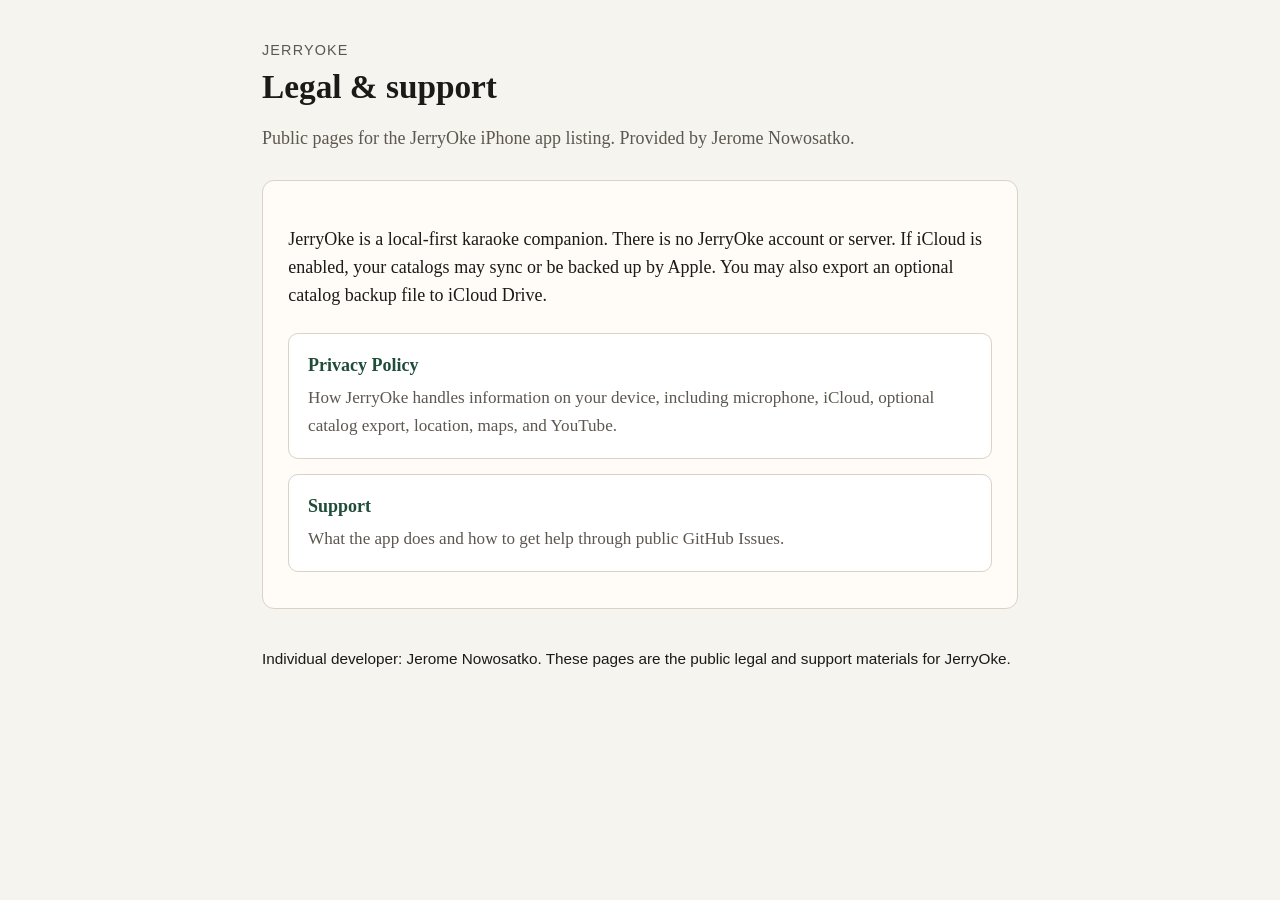
<file: index.html>
<!DOCTYPE html>
<html lang="en">
<head>
  <meta charset="utf-8">
  <meta name="viewport" content="width=device-width, initial-scale=1">
  <title>JerryOke — Legal &amp; Support</title>
  <meta name="description" content="Privacy policy and support pages for JerryOke, a local-first karaoke companion for iPhone.">
  <link rel="stylesheet" href="styles.css">
</head>
<body>
  <header>
    <a class="brand" href="index.html">JerryOke</a>
    <h1>Legal &amp; support</h1>
    <p class="lede">Public pages for the JerryOke iPhone app listing. Provided by Jerome Nowosatko.</p>
  </header>
  <main>
    <p>JerryOke is a local-first karaoke companion. There is no JerryOke account or server. If iCloud is enabled, your catalogs may sync or be backed up by Apple. You may also export an optional catalog backup file to iCloud Drive.</p>
    <div class="cards">
      <a class="card" href="privacy.html">
        <strong>Privacy Policy</strong>
        <span>How JerryOke handles information on your device, including microphone, iCloud, optional catalog export, location, maps, and YouTube.</span>
      </a>
      <a class="card" href="support.html">
        <strong>Support</strong>
        <span>What the app does and how to get help through public GitHub Issues.</span>
      </a>
    </div>
  </main>
  <footer>
    <p>Individual developer: Jerome Nowosatko. These pages are the public legal and support materials for JerryOke.</p>
  </footer>
</body>
</html>
</file>
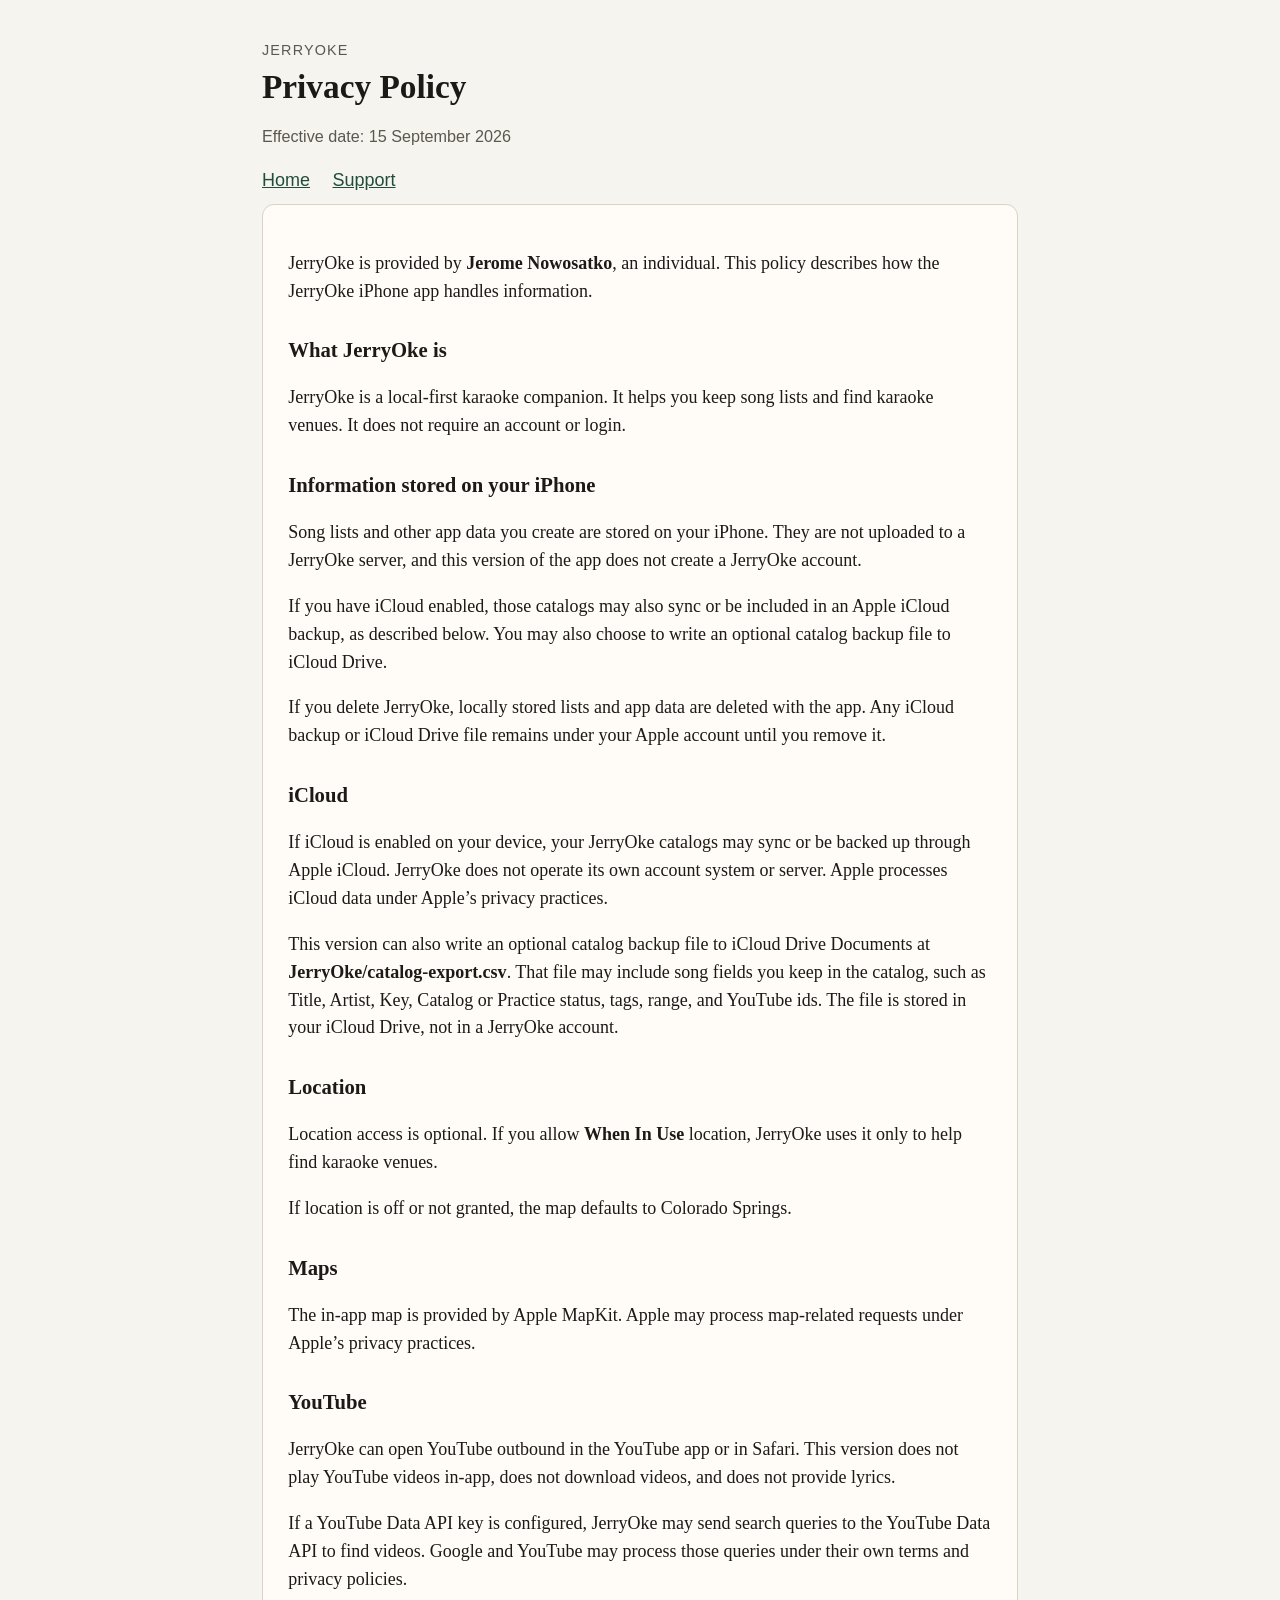
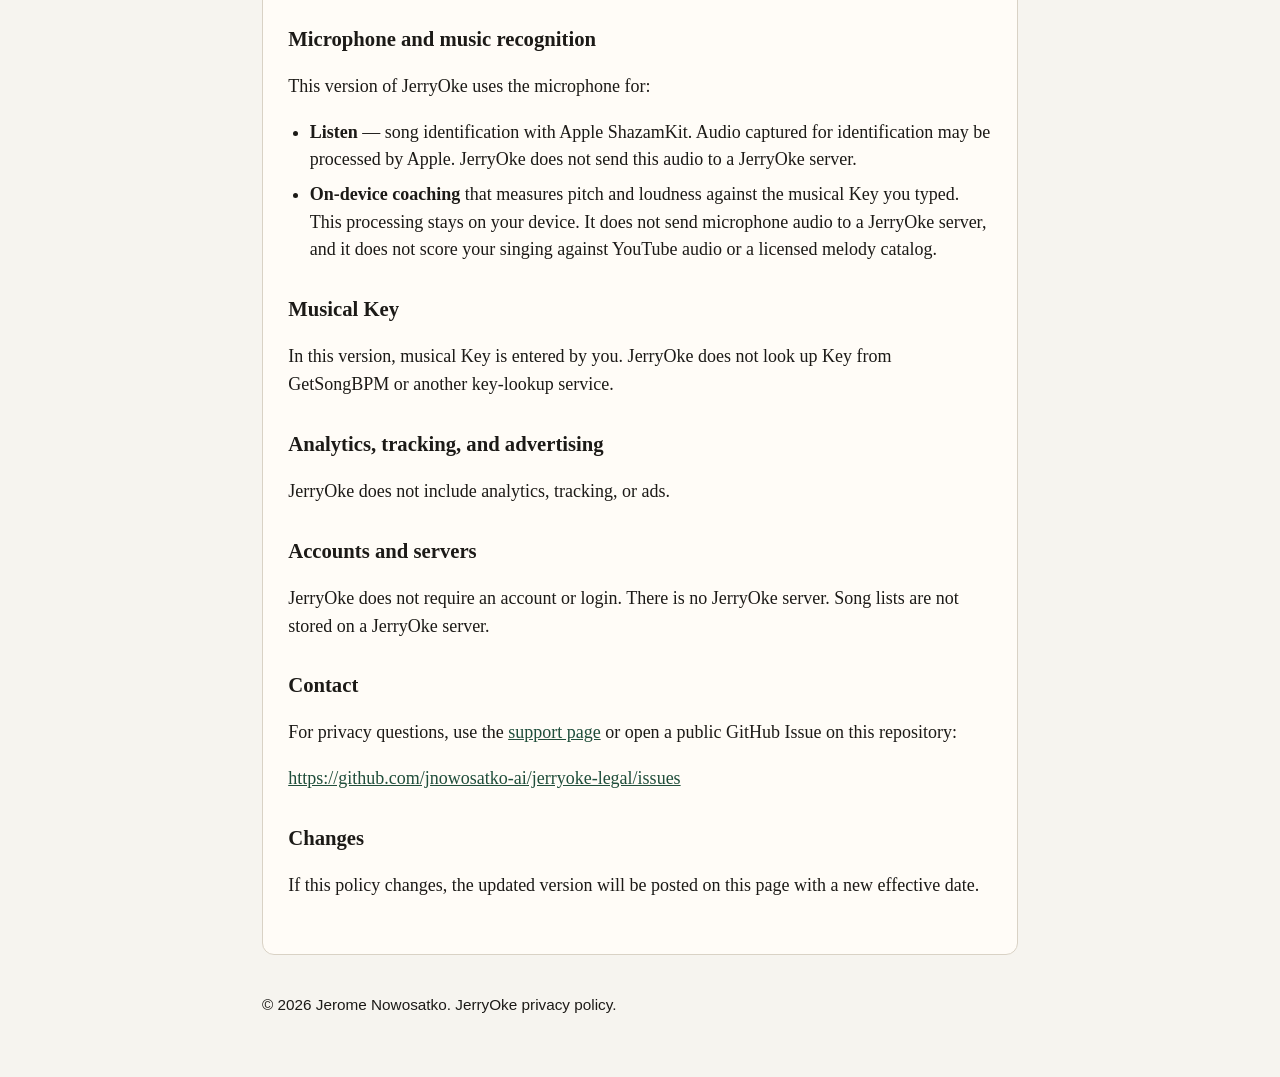
<file: privacy.html>
<!DOCTYPE html>
<html lang="en">
<head>
  <meta charset="utf-8">
  <meta name="viewport" content="width=device-width, initial-scale=1">
  <title>Privacy Policy — JerryOke</title>
  <meta name="description" content="Privacy policy for JerryOke, a local-first karaoke companion by Jerome Nowosatko.">
  <link rel="stylesheet" href="styles.css">
</head>
<body>
  <header>
    <a class="brand" href="index.html">JerryOke</a>
    <h1>Privacy Policy</h1>
    <p class="meta">Effective date: 15 September 2026</p>
    <nav class="site" aria-label="Site">
      <a href="index.html">Home</a>
      <a href="support.html">Support</a>
    </nav>
  </header>
  <main>
    <p>JerryOke is provided by <strong>Jerome Nowosatko</strong>, an individual. This policy describes how the JerryOke iPhone app handles information.</p>

    <h2>What JerryOke is</h2>
    <p>JerryOke is a local-first karaoke companion. It helps you keep song lists and find karaoke venues. It does not require an account or login.</p>

    <h2>Information stored on your iPhone</h2>
    <p>Song lists and other app data you create are stored on your iPhone. They are not uploaded to a JerryOke server, and this version of the app does not create a JerryOke account.</p>
    <p>If you have iCloud enabled, those catalogs may also sync or be included in an Apple iCloud backup, as described below. You may also choose to write an optional catalog backup file to iCloud Drive.</p>
    <p>If you delete JerryOke, locally stored lists and app data are deleted with the app. Any iCloud backup or iCloud Drive file remains under your Apple account until you remove it.</p>

    <h2>iCloud</h2>
    <p>If iCloud is enabled on your device, your JerryOke catalogs may sync or be backed up through Apple iCloud. JerryOke does not operate its own account system or server. Apple processes iCloud data under Apple’s privacy practices.</p>
    <p>This version can also write an optional catalog backup file to iCloud Drive Documents at <strong>JerryOke/catalog-export.csv</strong>. That file may include song fields you keep in the catalog, such as Title, Artist, Key, Catalog or Practice status, tags, range, and YouTube ids. The file is stored in your iCloud Drive, not in a JerryOke account.</p>

    <h2>Location</h2>
    <p>Location access is optional. If you allow <strong>When In Use</strong> location, JerryOke uses it only to help find karaoke venues.</p>
    <p>If location is off or not granted, the map defaults to Colorado Springs.</p>

    <h2>Maps</h2>
    <p>The in-app map is provided by Apple MapKit. Apple may process map-related requests under Apple’s privacy practices.</p>

    <h2>YouTube</h2>
    <p>JerryOke can open YouTube outbound in the YouTube app or in Safari. This version does not play YouTube videos in-app, does not download videos, and does not provide lyrics.</p>
    <p>If a YouTube Data API key is configured, JerryOke may send search queries to the YouTube Data API to find videos. Google and YouTube may process those queries under their own terms and privacy policies.</p>

    <h2>Microphone and music recognition</h2>
    <p>This version of JerryOke uses the microphone for:</p>
    <ul>
      <li><strong>Listen</strong> — song identification with Apple ShazamKit. Audio captured for identification may be processed by Apple. JerryOke does not send this audio to a JerryOke server.</li>
      <li><strong>On-device coaching</strong> that measures pitch and loudness against the musical Key you typed. This processing stays on your device. It does not send microphone audio to a JerryOke server, and it does not score your singing against YouTube audio or a licensed melody catalog.</li>
    </ul>

    <h2>Musical Key</h2>
    <p>In this version, musical Key is entered by you. JerryOke does not look up Key from GetSongBPM or another key-lookup service.</p>

    <h2>Analytics, tracking, and advertising</h2>
    <p>JerryOke does not include analytics, tracking, or ads.</p>

    <h2>Accounts and servers</h2>
    <p>JerryOke does not require an account or login. There is no JerryOke server. Song lists are not stored on a JerryOke server.</p>

    <h2>Contact</h2>
    <p>For privacy questions, use the <a href="support.html">support page</a> or open a public GitHub Issue on this repository:</p>
    <p><a href="https://github.com/jnowosatko-ai/jerryoke-legal/issues">https://github.com/jnowosatko-ai/jerryoke-legal/issues</a></p>

    <h2>Changes</h2>
    <p>If this policy changes, the updated version will be posted on this page with a new effective date.</p>
  </main>
  <footer>
    <p>© 2026 Jerome Nowosatko. JerryOke privacy policy.</p>
  </footer>
</body>
</html>
</file>
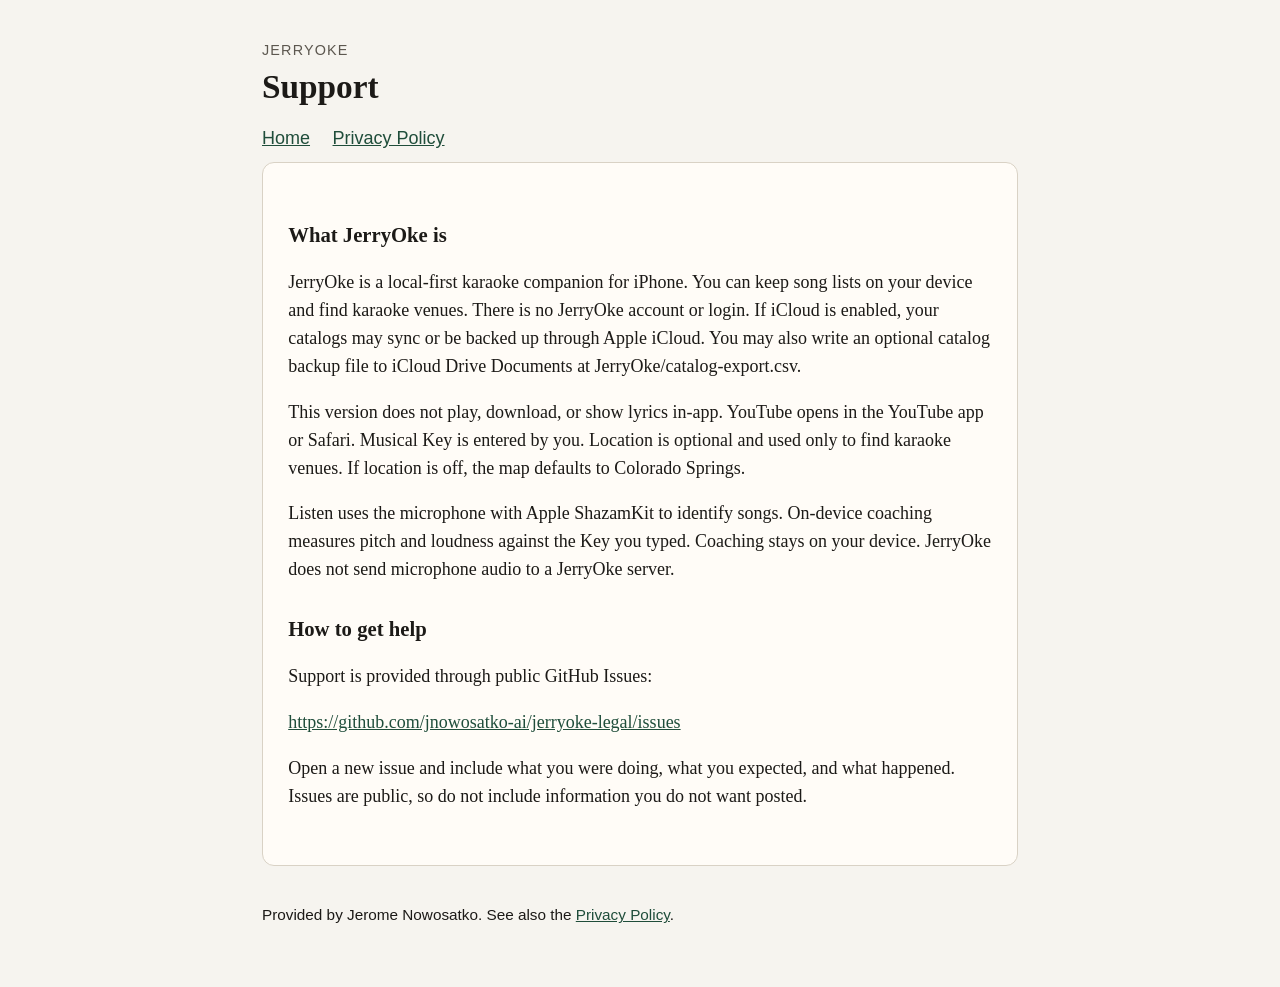
<file: support.html>
<!DOCTYPE html>
<html lang="en">
<head>
  <meta charset="utf-8">
  <meta name="viewport" content="width=device-width, initial-scale=1">
  <title>Support — JerryOke</title>
  <meta name="description" content="Support for JerryOke, a local-first karaoke companion for iPhone.">
  <link rel="stylesheet" href="styles.css">
</head>
<body>
  <header>
    <a class="brand" href="index.html">JerryOke</a>
    <h1>Support</h1>
    <nav class="site" aria-label="Site">
      <a href="index.html">Home</a>
      <a href="privacy.html">Privacy Policy</a>
    </nav>
  </header>
  <main>
    <h2>What JerryOke is</h2>
    <p>JerryOke is a local-first karaoke companion for iPhone. You can keep song lists on your device and find karaoke venues. There is no JerryOke account or login. If iCloud is enabled, your catalogs may sync or be backed up through Apple iCloud. You may also write an optional catalog backup file to iCloud Drive Documents at JerryOke/catalog-export.csv.</p>
    <p>This version does not play, download, or show lyrics in-app. YouTube opens in the YouTube app or Safari. Musical Key is entered by you. Location is optional and used only to find karaoke venues. If location is off, the map defaults to Colorado Springs.</p>
    <p>Listen uses the microphone with Apple ShazamKit to identify songs. On-device coaching measures pitch and loudness against the Key you typed. Coaching stays on your device. JerryOke does not send microphone audio to a JerryOke server.</p>

    <h2>How to get help</h2>
    <p>Support is provided through public GitHub Issues:</p>
    <p><a href="https://github.com/jnowosatko-ai/jerryoke-legal/issues">https://github.com/jnowosatko-ai/jerryoke-legal/issues</a></p>
    <p>Open a new issue and include what you were doing, what you expected, and what happened. Issues are public, so do not include information you do not want posted.</p>
  </main>
  <footer>
    <p>Provided by Jerome Nowosatko. See also the <a href="privacy.html">Privacy Policy</a>.</p>
  </footer>
</body>
</html>
</file>
<file: styles.css>
:root {
  --bg: #f6f4ef;
  --paper: #fffcf7;
  --ink: #1c1a17;
  --muted: #5c574f;
  --line: #d9d2c5;
  --accent: #1f4d3a;
  --accent-hover: #163828;
  --focus: #0b6e4f;
}

* {
  box-sizing: border-box;
}

html {
  font-size: 112.5%;
}

body {
  margin: 0;
  color: var(--ink);
  background: var(--bg);
  font-family: "Iowan Old Style", "Palatino Linotype", Palatino, "Times New Roman", serif;
  line-height: 1.55;
}

header,
main,
footer {
  width: min(42rem, calc(100% - 2rem));
  margin-left: auto;
  margin-right: auto;
}

header {
  padding: 2rem 0 0.5rem;
}

main {
  background: var(--paper);
  border: 1px solid var(--line);
  border-radius: 12px;
  padding: 1.5rem 1.4rem 2rem;
}

footer {
  padding: 1.25rem 0 2.5rem;
  color: var(--muted);
  font-size: 0.85rem;
  font-family: -apple-system, BlinkMacSystemFont, "Segoe UI", sans-serif;
}

.brand {
  font-family: -apple-system, BlinkMacSystemFont, "Segoe UI", sans-serif;
  font-size: 0.8rem;
  letter-spacing: 0.08em;
  text-transform: uppercase;
  color: var(--muted);
  text-decoration: none;
}

h1 {
  margin: 0.2rem 0 0.75rem;
  font-size: 1.85rem;
  line-height: 1.2;
}

h2 {
  margin: 1.6rem 0 0.5rem;
  font-size: 1.15rem;
}

p,
li {
  color: var(--ink);
}

.lede,
.meta {
  color: var(--muted);
}

.meta {
  font-family: -apple-system, BlinkMacSystemFont, "Segoe UI", sans-serif;
  font-size: 0.9rem;
}

ul {
  padding-left: 1.2rem;
}

li + li {
  margin-top: 0.35rem;
}

a {
  color: var(--accent);
}

a:hover {
  color: var(--accent-hover);
}

nav.site {
  display: flex;
  flex-wrap: wrap;
  gap: 0.75rem 1.25rem;
  margin: 1rem 0 0;
  font-family: -apple-system, BlinkMacSystemFont, "Segoe UI", sans-serif;
}

.cards {
  display: grid;
  gap: 0.85rem;
  margin-top: 1.25rem;
}

.card {
  display: block;
  padding: 1rem 1.05rem;
  border: 1px solid var(--line);
  border-radius: 10px;
  text-decoration: none;
  color: inherit;
  background: #fff;
}

.card:hover {
  border-color: var(--accent);
}

.card strong {
  display: block;
  margin-bottom: 0.25rem;
  color: var(--accent);
}

.card span {
  color: var(--muted);
  font-size: 0.95rem;
}
</file>
